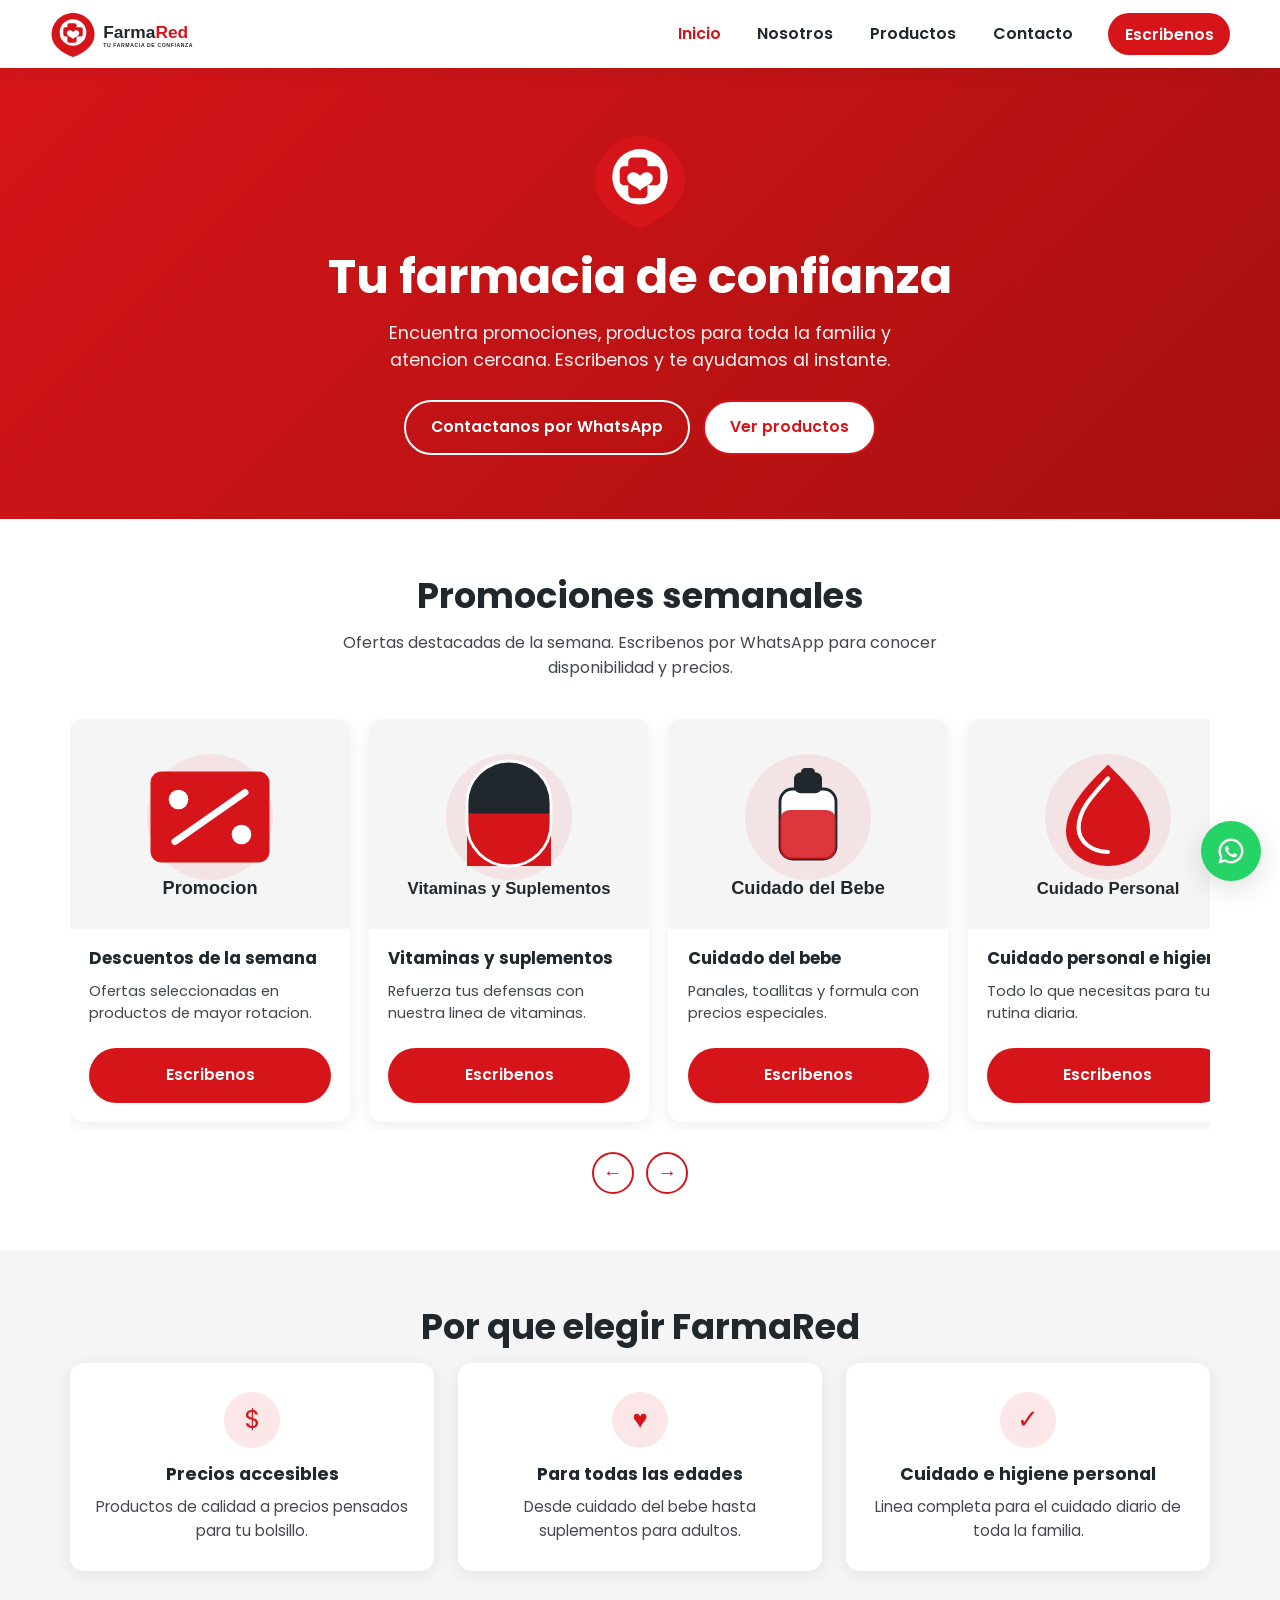
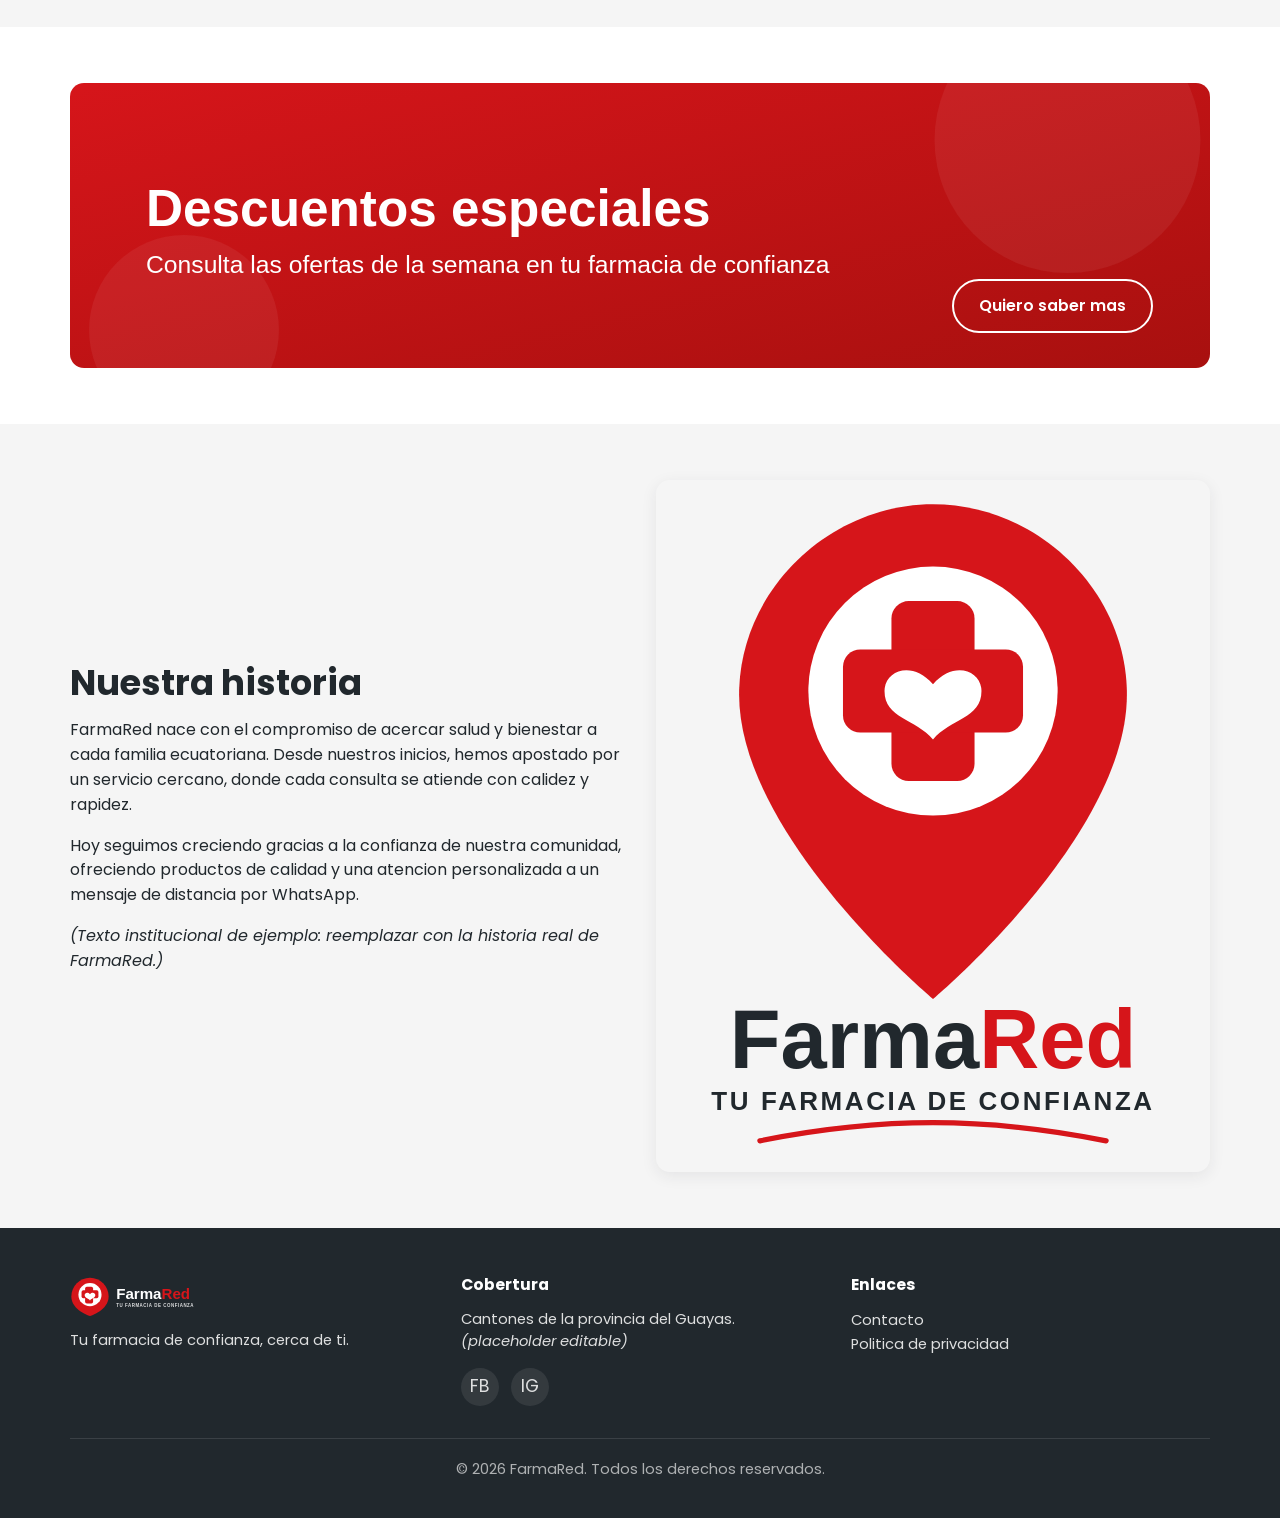
<file: index.html>
<!DOCTYPE html>
<html lang="es">
<head>
  <meta charset="UTF-8">
  <meta name="viewport" content="width=device-width, initial-scale=1.0">
  <title>FarmaRed - Tu farmacia de confianza</title>
  <meta name="description" content="FarmaRed, tu farmacia de confianza en Ecuador. Consulta promociones, productos de cuidado del bebe, vitaminas e higiene personal, y escribenos por WhatsApp.">
  <link rel="canonical" href="https://www.farmared.com.ec/index.html">

  <meta property="og:type" content="website">
  <meta property="og:title" content="FarmaRed - Tu farmacia de confianza">
  <meta property="og:description" content="Farmacia ecuatoriana con promociones semanales y vitrina de productos. Solicita informacion directamente por WhatsApp.">
  <meta property="og:image" content="img/banner-descuento.svg">
  <meta property="og:url" content="https://www.farmared.com.ec/index.html">

  <link rel="icon" type="image/svg+xml" href="img/favicon.svg">
  <link rel="preconnect" href="https://fonts.googleapis.com">
  <link rel="preconnect" href="https://fonts.gstatic.com" crossorigin>
  <link href="https://fonts.googleapis.com/css2?family=Poppins:wght@400;500;600;700&display=swap" rel="stylesheet">
  <link rel="stylesheet" href="css/styles.css">
</head>
<body>

  <header class="encabezado">
    <div class="contenedor navbar">
      <a href="index.html" class="navbar__logo" aria-label="FarmaRed - Inicio">
        <img src="img/logo-horizontal.svg" alt="FarmaRed - Tu farmacia de confianza">
      </a>
      <button class="navbar__toggle" type="button" aria-expanded="false" aria-controls="menu-principal" aria-label="Abrir menu de navegacion">
        <span></span><span></span><span></span>
      </button>
      <ul class="navbar__menu" id="menu-principal">
        <li><a href="index.html">Inicio</a></li>
        <li><a href="nosotros.html">Nosotros</a></li>
        <li><a href="productos.html">Productos</a></li>
        <li><a href="contacto.html">Contacto</a></li>
        <li><a class="boton boton--primario" data-whatsapp-msg="Hola, me gustaria mas informacion sobre FarmaRed">Escribenos</a></li>
      </ul>
    </div>
  </header>

  <main>
    <!-- Hero -->
    <section class="hero">
      <div class="contenedor">
        <img class="hero__logo" src="img/favicon.svg" alt="" aria-hidden="true">
        <h1>Tu farmacia de confianza</h1>
        <p>Encuentra promociones, productos para toda la familia y atencion cercana. Escribenos y te ayudamos al instante.</p>
        <div class="hero__acciones">
          <a class="boton boton--secundario" data-whatsapp-msg="Hola, me gustaria solicitar informacion sobre la siguiente receta:">Contactanos por WhatsApp</a>
          <a class="boton boton--outline" href="productos.html" style="background-color:#fff;">Ver productos</a>
        </div>
      </div>
    </section>

    <!-- Promociones semanales -->
    <section class="seccion" aria-labelledby="titulo-promos">
      <div class="contenedor">
        <h2 class="titulo-seccion" id="titulo-promos">Promociones semanales</h2>
        <p class="subtitulo-seccion">Ofertas destacadas de la semana. Escribenos por WhatsApp para conocer disponibilidad y precios.</p>

        <div class="carrusel">
          <div class="carrusel__pista" role="list">
            <article class="tarjeta-promo" role="listitem">
              <img class="tarjeta-promo__img" src="img/promos/promo-descuento.svg" alt="Descuentos de la semana" loading="lazy">
              <div class="tarjeta-promo__cuerpo">
                <h3>Descuentos de la semana</h3>
                <p>Ofertas seleccionadas en productos de mayor rotacion.</p>
                <a class="boton boton--primario boton--bloque" data-whatsapp-msg="Hola, quisiera conocer mas sobre los descuentos de la semana.">Escribenos</a>
              </div>
            </article>
            <article class="tarjeta-promo" role="listitem">
              <img class="tarjeta-promo__img" src="img/promos/promo-vitaminas.svg" alt="Promocion vitaminas y suplementos" loading="lazy">
              <div class="tarjeta-promo__cuerpo">
                <h3>Vitaminas y suplementos</h3>
                <p>Refuerza tus defensas con nuestra linea de vitaminas.</p>
                <a class="boton boton--primario boton--bloque" data-whatsapp-msg="Hola, quisiera consultar la promocion de vitaminas y suplementos.">Escribenos</a>
              </div>
            </article>
            <article class="tarjeta-promo" role="listitem">
              <img class="tarjeta-promo__img" src="img/promos/promo-bebe.svg" alt="Promocion cuidado del bebe" loading="lazy">
              <div class="tarjeta-promo__cuerpo">
                <h3>Cuidado del bebe</h3>
                <p>Panales, toallitas y formula con precios especiales.</p>
                <a class="boton boton--primario boton--bloque" data-whatsapp-msg="Hola, quisiera consultar la promocion de cuidado del bebe.">Escribenos</a>
              </div>
            </article>
            <article class="tarjeta-promo" role="listitem">
              <img class="tarjeta-promo__img" src="img/promos/promo-higiene.svg" alt="Promocion cuidado personal e higiene" loading="lazy">
              <div class="tarjeta-promo__cuerpo">
                <h3>Cuidado personal e higiene</h3>
                <p>Todo lo que necesitas para tu rutina diaria.</p>
                <a class="boton boton--primario boton--bloque" data-whatsapp-msg="Hola, quisiera consultar la promocion de cuidado personal e higiene.">Escribenos</a>
              </div>
            </article>
          </div>
          <div class="carrusel__controles">
            <button class="carrusel__flecha" type="button" data-carrusel-anterior aria-label="Promocion anterior">&#8592;</button>
            <button class="carrusel__flecha" type="button" data-carrusel-siguiente aria-label="Siguiente promocion">&#8594;</button>
          </div>
        </div>
      </div>
    </section>

    <!-- Por que elegir FarmaRed -->
    <section class="seccion seccion--gris" aria-labelledby="titulo-beneficios">
      <div class="contenedor">
        <h2 class="titulo-seccion" id="titulo-beneficios">Por que elegir FarmaRed</h2>
        <div class="beneficios">
          <div class="tarjeta-beneficio">
            <div class="tarjeta-beneficio__icono" aria-hidden="true">$</div>
            <h3>Precios accesibles</h3>
            <p>Productos de calidad a precios pensados para tu bolsillo.</p>
          </div>
          <div class="tarjeta-beneficio">
            <div class="tarjeta-beneficio__icono" aria-hidden="true">&#9829;</div>
            <h3>Para todas las edades</h3>
            <p>Desde cuidado del bebe hasta suplementos para adultos.</p>
          </div>
          <div class="tarjeta-beneficio">
            <div class="tarjeta-beneficio__icono" aria-hidden="true">&#10003;</div>
            <h3>Cuidado e higiene personal</h3>
            <p>Linea completa para el cuidado diario de toda la familia.</p>
          </div>
        </div>
      </div>
    </section>

    <!-- Banner de descuento -->
    <section class="seccion">
      <div class="contenedor">
        <div class="banner-descuento">
          <img src="img/banner-descuento.svg" alt="Descuentos especiales de la semana" loading="lazy">
          <div class="banner-descuento__accion">
            <a class="boton boton--secundario" data-whatsapp-msg="Hola, quisiera conocer los descuentos especiales vigentes.">Quiero saber mas</a>
          </div>
        </div>
      </div>
    </section>

    <!-- Nuestra historia -->
    <section class="seccion seccion--gris" aria-labelledby="titulo-historia">
      <div class="contenedor historia">
        <div>
          <h2 class="titulo-seccion" style="text-align:left;" id="titulo-historia">Nuestra historia</h2>
          <p>FarmaRed nace con el compromiso de acercar salud y bienestar a cada familia ecuatoriana. Desde nuestros inicios, hemos apostado por un servicio cercano, donde cada consulta se atiende con calidez y rapidez.</p>
          <p>Hoy seguimos creciendo gracias a la confianza de nuestra comunidad, ofreciendo productos de calidad y una atencion personalizada a un mensaje de distancia por WhatsApp.</p>
          <p><em>(Texto institucional de ejemplo: reemplazar con la historia real de FarmaRed.)</em></p>
        </div>
        <div class="historia__imagen">
          <img src="img/logo.svg" alt="Logotipo de FarmaRed" loading="lazy">
        </div>
      </div>
    </section>
  </main>

  <footer class="pie-pagina">
    <div class="contenedor">
      <div class="pie-pagina__grid">
        <div>
          <img class="pie-pagina__logo" src="img/logo-horizontal-claro.svg" alt="FarmaRed">
          <p>Tu farmacia de confianza, cerca de ti.</p>
        </div>
        <div>
          <h4>Cobertura</h4>
          <p>Cantones de la provincia del Guayas. <em>(placeholder editable)</em></p>
          <div class="pie-pagina__redes">
            <a href="https://facebook.com/" aria-label="Facebook de FarmaRed" target="_blank" rel="noopener noreferrer">FB</a>
            <a href="https://instagram.com/" aria-label="Instagram de FarmaRed" target="_blank" rel="noopener noreferrer">IG</a>
          </div>
        </div>
        <div>
          <h4>Enlaces</h4>
          <ul>
            <li><a href="contacto.html">Contacto</a></li>
            <li><a href="politica-privacidad.html">Politica de privacidad</a></li>
          </ul>
        </div>
      </div>
      <div class="pie-pagina__legales">
        <p>&copy; <span data-anio-actual>2026</span> FarmaRed. Todos los derechos reservados.</p>
      </div>
    </div>
  </footer>

  <a class="whatsapp-flotante" data-whatsapp-flotante aria-label="Escribenos por WhatsApp" target="_blank" rel="noopener noreferrer">
    <svg width="30" height="30" viewBox="0 0 24 24" fill="currentColor" aria-hidden="true"><path d="M12 2C6.48 2 2 6.48 2 12c0 1.85.5 3.58 1.37 5.07L2 22l5.06-1.33A9.94 9.94 0 0012 22c5.52 0 10-4.48 10-10S17.52 2 12 2zm0 18c-1.6 0-3.1-.44-4.38-1.2l-.31-.18-3 .79.8-2.92-.2-.3A7.94 7.94 0 014 12c0-4.41 3.59-8 8-8s8 3.59 8 8-3.59 8-8 8zm4.4-5.6c-.24-.12-1.43-.7-1.65-.78-.22-.08-.38-.12-.54.12-.16.24-.62.78-.76.94-.14.16-.28.18-.52.06-.24-.12-1.01-.37-1.92-1.18-.71-.63-1.19-1.42-1.33-1.66-.14-.24-.01-.37.11-.49.11-.11.24-.28.36-.42.12-.14.16-.24.24-.4.08-.16.04-.3-.02-.42-.06-.12-.54-1.3-.74-1.78-.19-.46-.39-.4-.54-.41h-.46c-.16 0-.42.06-.64.3-.22.24-.84.82-.84 2s.86 2.32.98 2.48c.12.16 1.7 2.6 4.12 3.64.58.25 1.03.4 1.38.51.58.18 1.11.16 1.53.1.47-.07 1.43-.58 1.63-1.14.2-.56.2-1.04.14-1.14-.06-.1-.22-.16-.46-.28z"/></svg>
  </a>

  <script src="js/main.js"></script>
</body>
</html>
</file>
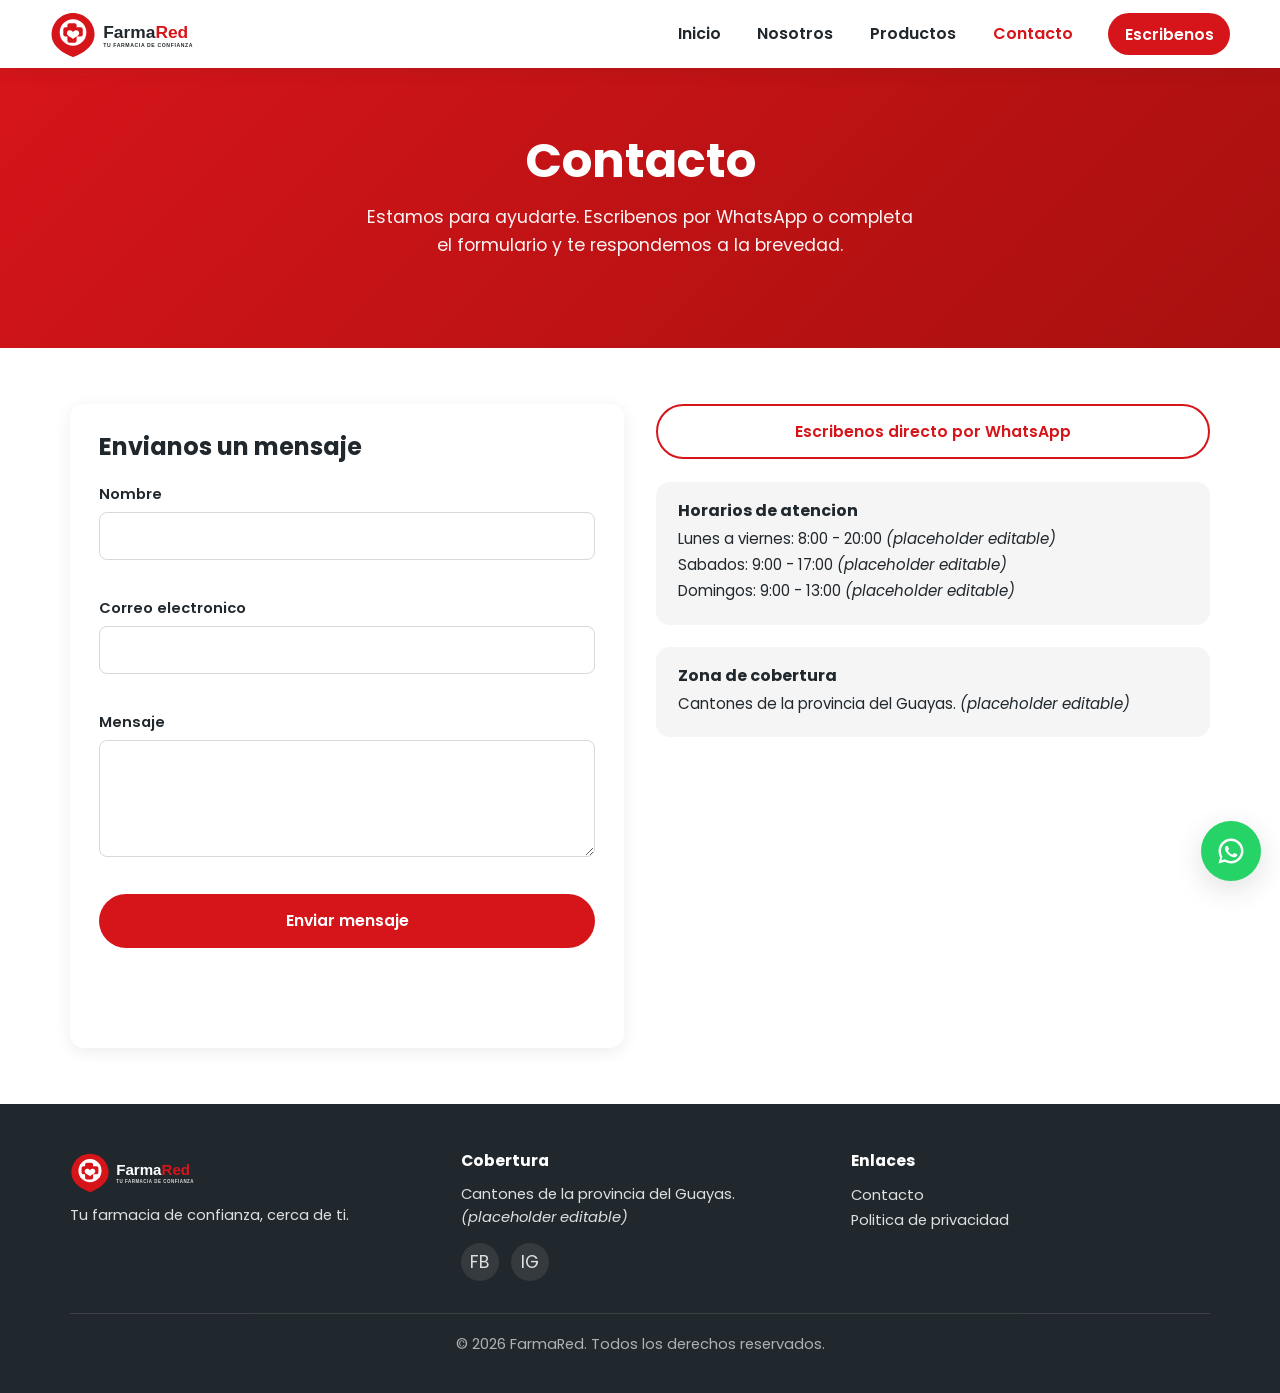
<file: contacto.html>
<!DOCTYPE html>
<html lang="es">
<head>
  <meta charset="UTF-8">
  <meta name="viewport" content="width=device-width, initial-scale=1.0">
  <title>Contacto - FarmaRed</title>
  <meta name="description" content="Escribe a FarmaRed por WhatsApp o correo, conoce nuestros horarios de atencion y zona de cobertura.">
  <link rel="canonical" href="https://www.farmared.com.ec/contacto.html">

  <meta property="og:type" content="website">
  <meta property="og:title" content="Contacto - FarmaRed">
  <meta property="og:description" content="Contacta a FarmaRed por WhatsApp, formulario, mapa y horarios de atencion.">
  <meta property="og:url" content="https://www.farmared.com.ec/contacto.html">

  <link rel="icon" type="image/svg+xml" href="img/favicon.svg">
  <link rel="preconnect" href="https://fonts.googleapis.com">
  <link rel="preconnect" href="https://fonts.gstatic.com" crossorigin>
  <link href="https://fonts.googleapis.com/css2?family=Poppins:wght@400;500;600;700&display=swap" rel="stylesheet">
  <link rel="stylesheet" href="css/styles.css">
</head>
<body>

  <header class="encabezado">
    <div class="contenedor navbar">
      <a href="index.html" class="navbar__logo" aria-label="FarmaRed - Inicio">
        <img src="img/logo-horizontal.svg" alt="FarmaRed - Tu farmacia de confianza">
      </a>
      <button class="navbar__toggle" type="button" aria-expanded="false" aria-controls="menu-principal" aria-label="Abrir menu de navegacion">
        <span></span><span></span><span></span>
      </button>
      <ul class="navbar__menu" id="menu-principal">
        <li><a href="index.html">Inicio</a></li>
        <li><a href="nosotros.html">Nosotros</a></li>
        <li><a href="productos.html">Productos</a></li>
        <li><a href="contacto.html">Contacto</a></li>
        <li><a class="boton boton--primario" data-whatsapp-msg="Hola, me gustaria mas informacion sobre FarmaRed">Escribenos</a></li>
      </ul>
    </div>
  </header>

  <main>
    <section class="hero">
      <div class="contenedor">
        <h1>Contacto</h1>
        <p>Estamos para ayudarte. Escribenos por WhatsApp o completa el formulario y te respondemos a la brevedad.</p>
      </div>
    </section>

    <section class="seccion">
      <div class="contenedor contacto-grid">
        <form class="formulario" data-formulario-contacto novalidate>
          <h2 style="margin-bottom:0.2em;">Envianos un mensaje</h2>

          <!--
            Formulario sin backend propio (sitio estatico). Para activar el envio real,
            conectar un servicio como Formspree (https://formspree.io/) o Web3Forms
            (https://web3forms.com/): normalmente basta con cambiar este atributo
            "action" (y el "method") a la URL que entrega el servicio elegido, y
            ajustar/quitar la logica de preventDefault en js/main.js.
          -->
          <div class="campo">
            <label for="campo-nombre">Nombre</label>
            <input type="text" id="campo-nombre" name="nombre" required autocomplete="name">
            <span class="campo__error" data-error-para="nombre"></span>
          </div>

          <div class="campo">
            <label for="campo-correo">Correo electronico</label>
            <input type="email" id="campo-correo" name="correo" required autocomplete="email">
            <span class="campo__error" data-error-para="correo"></span>
          </div>

          <div class="campo">
            <label for="campo-mensaje">Mensaje</label>
            <textarea id="campo-mensaje" name="mensaje" rows="4" required></textarea>
            <span class="campo__error" data-error-para="mensaje"></span>
          </div>

          <button type="submit" class="boton boton--primario boton--bloque">Enviar mensaje</button>

          <p class="mensaje-formulario mensaje-formulario--exito" role="status">
            Gracias por escribirnos. Te contactaremos a la brevedad. Para atencion inmediata,
            escribenos directamente por WhatsApp.
          </p>
        </form>

        <div class="info-contacto">
          <a class="boton boton--outline boton--bloque" data-whatsapp-msg="Hola, me gustaria mas informacion sobre FarmaRed">Escribenos directo por WhatsApp</a>

          <div class="info-contacto__bloque">
            <h3>Horarios de atencion</h3>
            <p>Lunes a viernes: 8:00 - 20:00 <em>(placeholder editable)</em></p>
            <p>Sabados: 9:00 - 17:00 <em>(placeholder editable)</em></p>
            <p>Domingos: 9:00 - 13:00 <em>(placeholder editable)</em></p>
          </div>

          <div class="info-contacto__bloque">
            <h3>Zona de cobertura</h3>
            <p>Cantones de la provincia del Guayas. <em>(placeholder editable)</em></p>
          </div>

          <div class="info-contacto__mapa">
            <!-- Reemplazar el src del iframe por la ubicacion real de la farmacia -->
            <iframe
              src="https://www.google.com/maps?q=Guayaquil,Ecuador&output=embed"
              title="Ubicacion de FarmaRed en el mapa"
              loading="lazy"
              referrerpolicy="no-referrer-when-downgrade">
            </iframe>
          </div>
        </div>
      </div>
    </section>
  </main>

  <footer class="pie-pagina">
    <div class="contenedor">
      <div class="pie-pagina__grid">
        <div>
          <img class="pie-pagina__logo" src="img/logo-horizontal-claro.svg" alt="FarmaRed">
          <p>Tu farmacia de confianza, cerca de ti.</p>
        </div>
        <div>
          <h4>Cobertura</h4>
          <p>Cantones de la provincia del Guayas. <em>(placeholder editable)</em></p>
          <div class="pie-pagina__redes">
            <a href="https://facebook.com/" aria-label="Facebook de FarmaRed" target="_blank" rel="noopener noreferrer">FB</a>
            <a href="https://instagram.com/" aria-label="Instagram de FarmaRed" target="_blank" rel="noopener noreferrer">IG</a>
          </div>
        </div>
        <div>
          <h4>Enlaces</h4>
          <ul>
            <li><a href="contacto.html">Contacto</a></li>
            <li><a href="politica-privacidad.html">Politica de privacidad</a></li>
          </ul>
        </div>
      </div>
      <div class="pie-pagina__legales">
        <p>&copy; <span data-anio-actual>2026</span> FarmaRed. Todos los derechos reservados.</p>
      </div>
    </div>
  </footer>

  <a class="whatsapp-flotante" data-whatsapp-flotante aria-label="Escribenos por WhatsApp" target="_blank" rel="noopener noreferrer">
    <svg width="30" height="30" viewBox="0 0 24 24" fill="currentColor" aria-hidden="true"><path d="M12 2C6.48 2 2 6.48 2 12c0 1.85.5 3.58 1.37 5.07L2 22l5.06-1.33A9.94 9.94 0 0012 22c5.52 0 10-4.48 10-10S17.52 2 12 2zm0 18c-1.6 0-3.1-.44-4.38-1.2l-.31-.18-3 .79.8-2.92-.2-.3A7.94 7.94 0 014 12c0-4.41 3.59-8 8-8s8 3.59 8 8-3.59 8-8 8zm4.4-5.6c-.24-.12-1.43-.7-1.65-.78-.22-.08-.38-.12-.54.12-.16.24-.62.78-.76.94-.14.16-.28.18-.52.06-.24-.12-1.01-.37-1.92-1.18-.71-.63-1.19-1.42-1.33-1.66-.14-.24-.01-.37.11-.49.11-.11.24-.28.36-.42.12-.14.16-.24.24-.4.08-.16.04-.3-.02-.42-.06-.12-.54-1.3-.74-1.78-.19-.46-.39-.4-.54-.41h-.46c-.16 0-.42.06-.64.3-.22.24-.84.82-.84 2s.86 2.32.98 2.48c.12.16 1.7 2.6 4.12 3.64.58.25 1.03.4 1.38.51.58.18 1.11.16 1.53.1.47-.07 1.43-.58 1.63-1.14.2-.56.2-1.04.14-1.14-.06-.1-.22-.16-.46-.28z"/></svg>
  </a>

  <script src="js/main.js"></script>
</body>
</html>
</file>
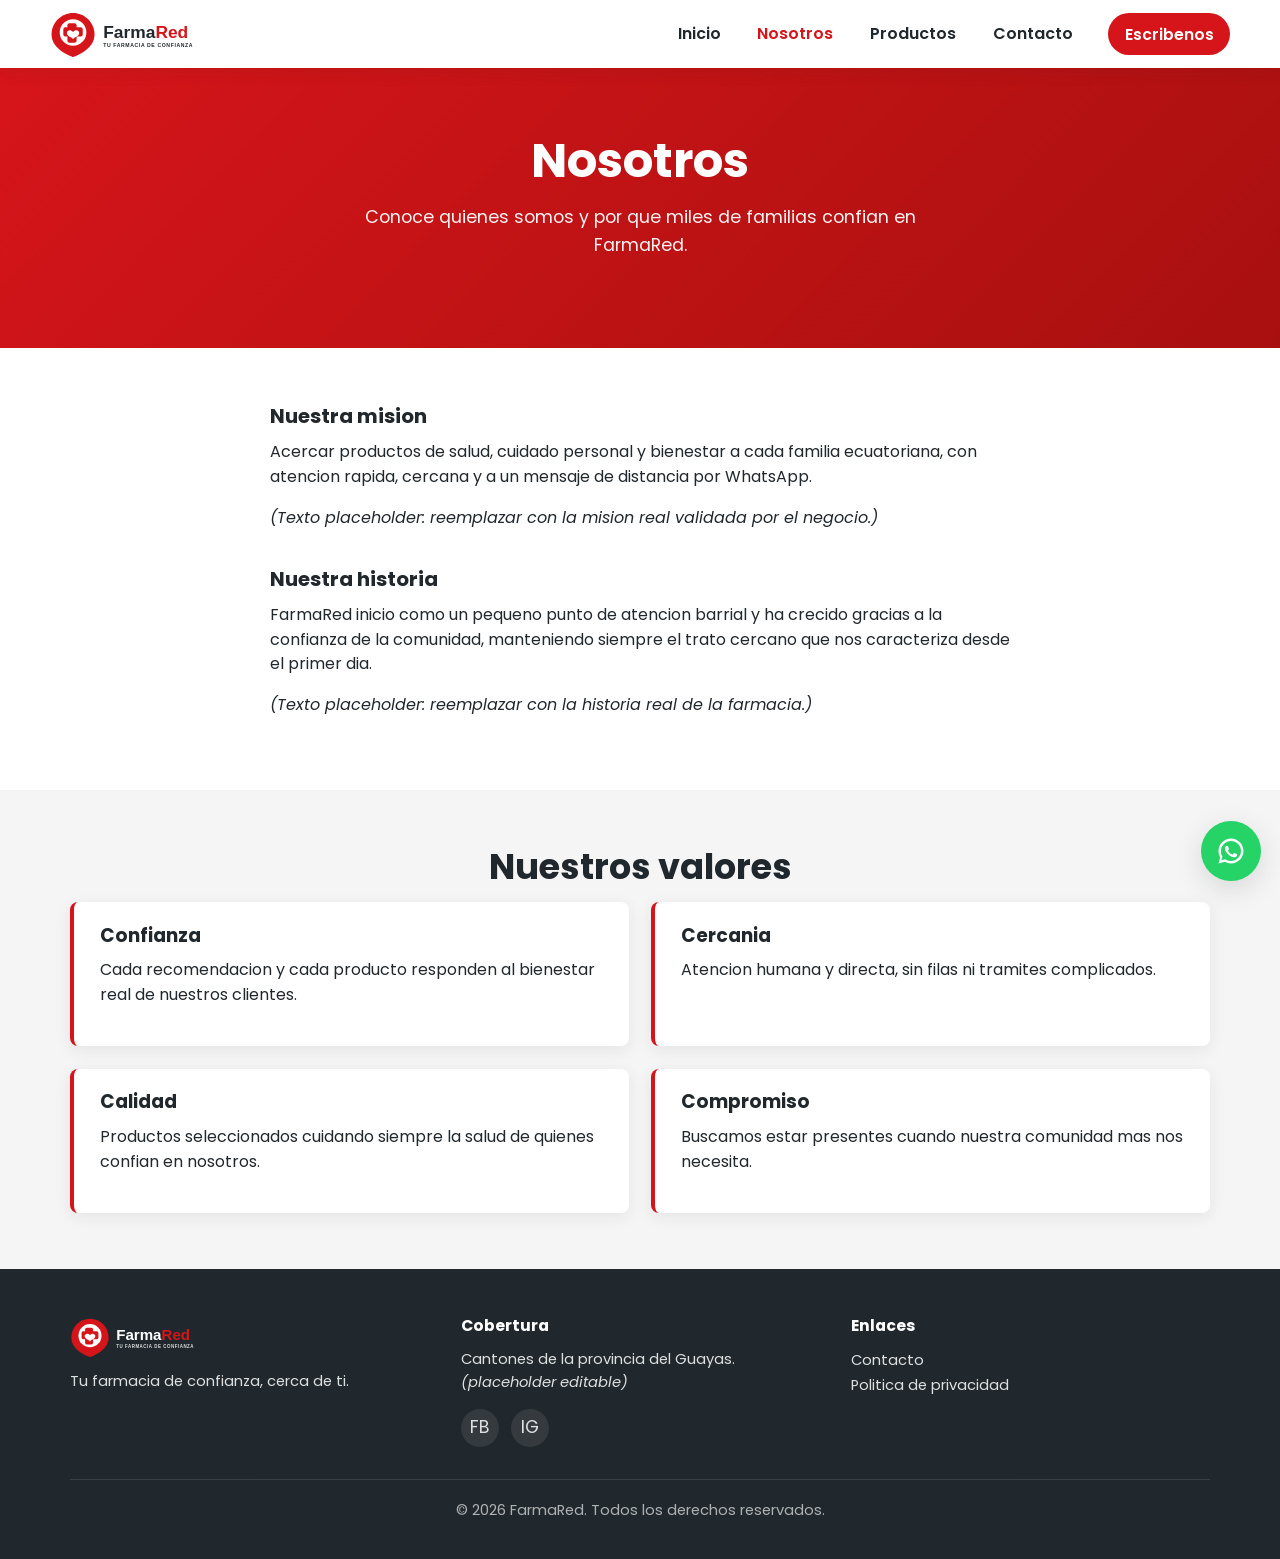
<file: nosotros.html>
<!DOCTYPE html>
<html lang="es">
<head>
  <meta charset="UTF-8">
  <meta name="viewport" content="width=device-width, initial-scale=1.0">
  <title>Nosotros - FarmaRed</title>
  <meta name="description" content="Conoce la mision, historia y valores de FarmaRed, tu farmacia de confianza en Ecuador.">
  <link rel="canonical" href="https://www.farmared.com.ec/nosotros.html">

  <meta property="og:type" content="website">
  <meta property="og:title" content="Nosotros - FarmaRed">
  <meta property="og:description" content="Mision, historia y valores de FarmaRed.">
  <meta property="og:url" content="https://www.farmared.com.ec/nosotros.html">

  <link rel="icon" type="image/svg+xml" href="img/favicon.svg">
  <link rel="preconnect" href="https://fonts.googleapis.com">
  <link rel="preconnect" href="https://fonts.gstatic.com" crossorigin>
  <link href="https://fonts.googleapis.com/css2?family=Poppins:wght@400;500;600;700&display=swap" rel="stylesheet">
  <link rel="stylesheet" href="css/styles.css">
</head>
<body>

  <header class="encabezado">
    <div class="contenedor navbar">
      <a href="index.html" class="navbar__logo" aria-label="FarmaRed - Inicio">
        <img src="img/logo-horizontal.svg" alt="FarmaRed - Tu farmacia de confianza">
      </a>
      <button class="navbar__toggle" type="button" aria-expanded="false" aria-controls="menu-principal" aria-label="Abrir menu de navegacion">
        <span></span><span></span><span></span>
      </button>
      <ul class="navbar__menu" id="menu-principal">
        <li><a href="index.html">Inicio</a></li>
        <li><a href="nosotros.html">Nosotros</a></li>
        <li><a href="productos.html">Productos</a></li>
        <li><a href="contacto.html">Contacto</a></li>
        <li><a class="boton boton--primario" data-whatsapp-msg="Hola, me gustaria mas informacion sobre FarmaRed">Escribenos</a></li>
      </ul>
    </div>
  </header>

  <main>
    <section class="hero">
      <div class="contenedor">
        <h1>Nosotros</h1>
        <p>Conoce quienes somos y por que miles de familias confian en FarmaRed.</p>
      </div>
    </section>

    <section class="seccion">
      <div class="contenedor politica-contenido">
        <h2>Nuestra mision</h2>
        <p>Acercar productos de salud, cuidado personal y bienestar a cada familia ecuatoriana, con atencion rapida, cercana y a un mensaje de distancia por WhatsApp.</p>
        <p><em>(Texto placeholder: reemplazar con la mision real validada por el negocio.)</em></p>

        <h2>Nuestra historia</h2>
        <p>FarmaRed inicio como un pequeno punto de atencion barrial y ha crecido gracias a la confianza de la comunidad, manteniendo siempre el trato cercano que nos caracteriza desde el primer dia.</p>
        <p><em>(Texto placeholder: reemplazar con la historia real de la farmacia.)</em></p>
      </div>
    </section>

    <section class="seccion seccion--gris" aria-labelledby="titulo-valores">
      <div class="contenedor">
        <h2 class="titulo-seccion" id="titulo-valores">Nuestros valores</h2>
        <div class="valores">
          <div class="tarjeta-valor">
            <h3>Confianza</h3>
            <p>Cada recomendacion y cada producto responden al bienestar real de nuestros clientes.</p>
          </div>
          <div class="tarjeta-valor">
            <h3>Cercania</h3>
            <p>Atencion humana y directa, sin filas ni tramites complicados.</p>
          </div>
          <div class="tarjeta-valor">
            <h3>Calidad</h3>
            <p>Productos seleccionados cuidando siempre la salud de quienes confian en nosotros.</p>
          </div>
          <div class="tarjeta-valor">
            <h3>Compromiso</h3>
            <p>Buscamos estar presentes cuando nuestra comunidad mas nos necesita.</p>
          </div>
        </div>
      </div>
    </section>
  </main>

  <footer class="pie-pagina">
    <div class="contenedor">
      <div class="pie-pagina__grid">
        <div>
          <img class="pie-pagina__logo" src="img/logo-horizontal-claro.svg" alt="FarmaRed">
          <p>Tu farmacia de confianza, cerca de ti.</p>
        </div>
        <div>
          <h4>Cobertura</h4>
          <p>Cantones de la provincia del Guayas. <em>(placeholder editable)</em></p>
          <div class="pie-pagina__redes">
            <a href="https://facebook.com/" aria-label="Facebook de FarmaRed" target="_blank" rel="noopener noreferrer">FB</a>
            <a href="https://instagram.com/" aria-label="Instagram de FarmaRed" target="_blank" rel="noopener noreferrer">IG</a>
          </div>
        </div>
        <div>
          <h4>Enlaces</h4>
          <ul>
            <li><a href="contacto.html">Contacto</a></li>
            <li><a href="politica-privacidad.html">Politica de privacidad</a></li>
          </ul>
        </div>
      </div>
      <div class="pie-pagina__legales">
        <p>&copy; <span data-anio-actual>2026</span> FarmaRed. Todos los derechos reservados.</p>
      </div>
    </div>
  </footer>

  <a class="whatsapp-flotante" data-whatsapp-flotante aria-label="Escribenos por WhatsApp" target="_blank" rel="noopener noreferrer">
    <svg width="30" height="30" viewBox="0 0 24 24" fill="currentColor" aria-hidden="true"><path d="M12 2C6.48 2 2 6.48 2 12c0 1.85.5 3.58 1.37 5.07L2 22l5.06-1.33A9.94 9.94 0 0012 22c5.52 0 10-4.48 10-10S17.52 2 12 2zm0 18c-1.6 0-3.1-.44-4.38-1.2l-.31-.18-3 .79.8-2.92-.2-.3A7.94 7.94 0 014 12c0-4.41 3.59-8 8-8s8 3.59 8 8-3.59 8-8 8zm4.4-5.6c-.24-.12-1.43-.7-1.65-.78-.22-.08-.38-.12-.54.12-.16.24-.62.78-.76.94-.14.16-.28.18-.52.06-.24-.12-1.01-.37-1.92-1.18-.71-.63-1.19-1.42-1.33-1.66-.14-.24-.01-.37.11-.49.11-.11.24-.28.36-.42.12-.14.16-.24.24-.4.08-.16.04-.3-.02-.42-.06-.12-.54-1.3-.74-1.78-.19-.46-.39-.4-.54-.41h-.46c-.16 0-.42.06-.64.3-.22.24-.84.82-.84 2s.86 2.32.98 2.48c.12.16 1.7 2.6 4.12 3.64.58.25 1.03.4 1.38.51.58.18 1.11.16 1.53.1.47-.07 1.43-.58 1.63-1.14.2-.56.2-1.04.14-1.14-.06-.1-.22-.16-.46-.28z"/></svg>
  </a>

  <script src="js/main.js"></script>
</body>
</html>
</file>
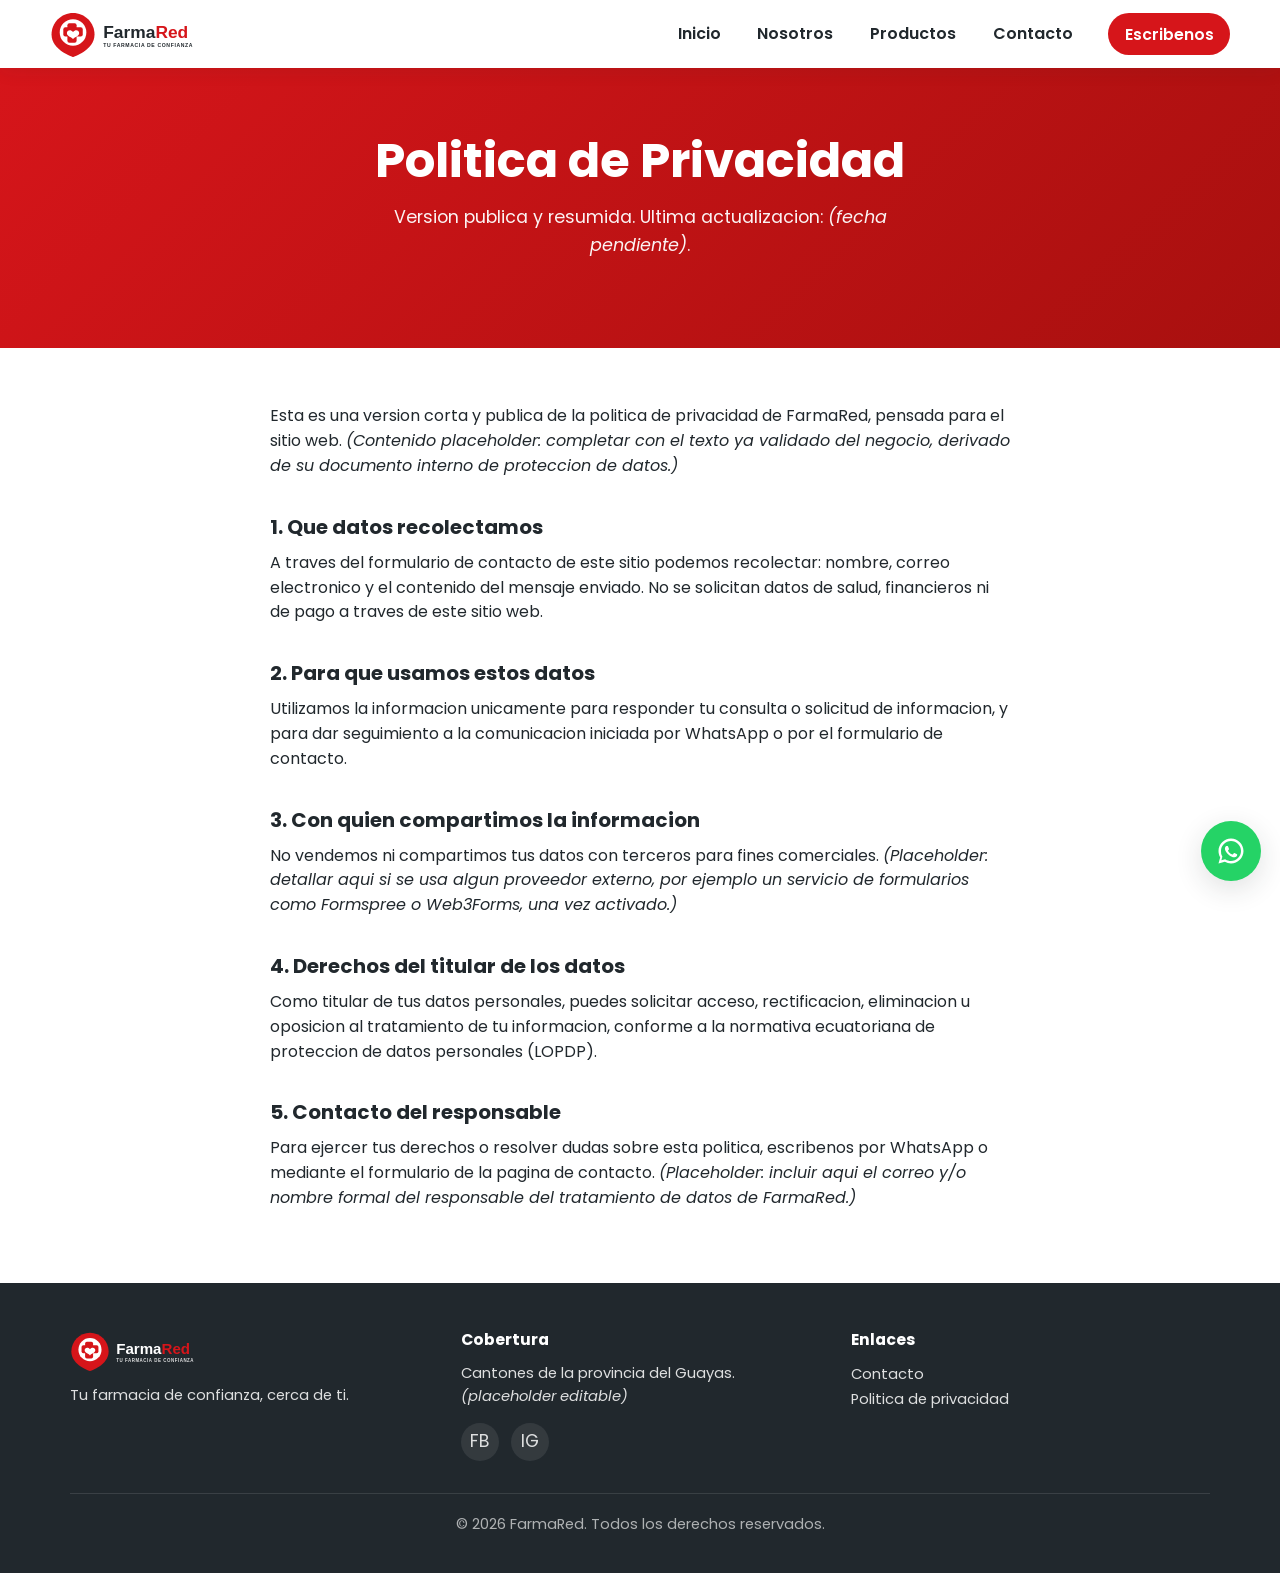
<file: politica-privacidad.html>
<!DOCTYPE html>
<html lang="es">
<head>
  <meta charset="UTF-8">
  <meta name="viewport" content="width=device-width, initial-scale=1.0">
  <title>Politica de Privacidad - FarmaRed</title>
  <meta name="description" content="Politica de privacidad publica de FarmaRed: datos que recolectamos, para que los usamos y derechos del titular.">
  <link rel="canonical" href="https://www.farmared.com.ec/politica-privacidad.html">
  <meta name="robots" content="noindex">

  <meta property="og:type" content="website">
  <meta property="og:title" content="Politica de Privacidad - FarmaRed">
  <meta property="og:url" content="https://www.farmared.com.ec/politica-privacidad.html">

  <link rel="icon" type="image/svg+xml" href="img/favicon.svg">
  <link rel="preconnect" href="https://fonts.googleapis.com">
  <link rel="preconnect" href="https://fonts.gstatic.com" crossorigin>
  <link href="https://fonts.googleapis.com/css2?family=Poppins:wght@400;500;600;700&display=swap" rel="stylesheet">
  <link rel="stylesheet" href="css/styles.css">
</head>
<body>

  <header class="encabezado">
    <div class="contenedor navbar">
      <a href="index.html" class="navbar__logo" aria-label="FarmaRed - Inicio">
        <img src="img/logo-horizontal.svg" alt="FarmaRed - Tu farmacia de confianza">
      </a>
      <button class="navbar__toggle" type="button" aria-expanded="false" aria-controls="menu-principal" aria-label="Abrir menu de navegacion">
        <span></span><span></span><span></span>
      </button>
      <ul class="navbar__menu" id="menu-principal">
        <li><a href="index.html">Inicio</a></li>
        <li><a href="nosotros.html">Nosotros</a></li>
        <li><a href="productos.html">Productos</a></li>
        <li><a href="contacto.html">Contacto</a></li>
        <li><a class="boton boton--primario" data-whatsapp-msg="Hola, me gustaria mas informacion sobre FarmaRed">Escribenos</a></li>
      </ul>
    </div>
  </header>

  <main>
    <section class="hero">
      <div class="contenedor">
        <h1>Politica de Privacidad</h1>
        <p>Version publica y resumida. Ultima actualizacion: <em>(fecha pendiente)</em>.</p>
      </div>
    </section>

    <section class="seccion">
      <div class="contenedor politica-contenido">
        <p>
          Esta es una version corta y publica de la politica de privacidad de FarmaRed,
          pensada para el sitio web. <em>(Contenido placeholder: completar con el texto ya
          validado del negocio, derivado de su documento interno de proteccion de datos.)</em>
        </p>

        <h2>1. Que datos recolectamos</h2>
        <p>
          A traves del formulario de contacto de este sitio podemos recolectar: nombre,
          correo electronico y el contenido del mensaje enviado. No se solicitan datos de
          salud, financieros ni de pago a traves de este sitio web.
        </p>

        <h2>2. Para que usamos estos datos</h2>
        <p>
          Utilizamos la informacion unicamente para responder tu consulta o solicitud de
          informacion, y para dar seguimiento a la comunicacion iniciada por WhatsApp o
          por el formulario de contacto.
        </p>

        <h2>3. Con quien compartimos la informacion</h2>
        <p>
          No vendemos ni compartimos tus datos con terceros para fines comerciales.
          <em>(Placeholder: detallar aqui si se usa algun proveedor externo, por ejemplo un
          servicio de formularios como Formspree o Web3Forms, una vez activado.)</em>
        </p>

        <h2>4. Derechos del titular de los datos</h2>
        <p>
          Como titular de tus datos personales, puedes solicitar acceso, rectificacion,
          eliminacion u oposicion al tratamiento de tu informacion, conforme a la
          normativa ecuatoriana de proteccion de datos personales (LOPDP).
        </p>

        <h2>5. Contacto del responsable</h2>
        <p>
          Para ejercer tus derechos o resolver dudas sobre esta politica, escribenos por
          WhatsApp o mediante el formulario de la
          <a href="contacto.html">pagina de contacto</a>.
          <em>(Placeholder: incluir aqui el correo y/o nombre formal del responsable del
          tratamiento de datos de FarmaRed.)</em>
        </p>
      </div>
    </section>
  </main>

  <footer class="pie-pagina">
    <div class="contenedor">
      <div class="pie-pagina__grid">
        <div>
          <img class="pie-pagina__logo" src="img/logo-horizontal-claro.svg" alt="FarmaRed">
          <p>Tu farmacia de confianza, cerca de ti.</p>
        </div>
        <div>
          <h4>Cobertura</h4>
          <p>Cantones de la provincia del Guayas. <em>(placeholder editable)</em></p>
          <div class="pie-pagina__redes">
            <a href="https://facebook.com/" aria-label="Facebook de FarmaRed" target="_blank" rel="noopener noreferrer">FB</a>
            <a href="https://instagram.com/" aria-label="Instagram de FarmaRed" target="_blank" rel="noopener noreferrer">IG</a>
          </div>
        </div>
        <div>
          <h4>Enlaces</h4>
          <ul>
            <li><a href="contacto.html">Contacto</a></li>
            <li><a href="politica-privacidad.html">Politica de privacidad</a></li>
          </ul>
        </div>
      </div>
      <div class="pie-pagina__legales">
        <p>&copy; <span data-anio-actual>2026</span> FarmaRed. Todos los derechos reservados.</p>
      </div>
    </div>
  </footer>

  <a class="whatsapp-flotante" data-whatsapp-flotante aria-label="Escribenos por WhatsApp" target="_blank" rel="noopener noreferrer">
    <svg width="30" height="30" viewBox="0 0 24 24" fill="currentColor" aria-hidden="true"><path d="M12 2C6.48 2 2 6.48 2 12c0 1.85.5 3.58 1.37 5.07L2 22l5.06-1.33A9.94 9.94 0 0012 22c5.52 0 10-4.48 10-10S17.52 2 12 2zm0 18c-1.6 0-3.1-.44-4.38-1.2l-.31-.18-3 .79.8-2.92-.2-.3A7.94 7.94 0 014 12c0-4.41 3.59-8 8-8s8 3.59 8 8-3.59 8-8 8zm4.4-5.6c-.24-.12-1.43-.7-1.65-.78-.22-.08-.38-.12-.54.12-.16.24-.62.78-.76.94-.14.16-.28.18-.52.06-.24-.12-1.01-.37-1.92-1.18-.71-.63-1.19-1.42-1.33-1.66-.14-.24-.01-.37.11-.49.11-.11.24-.28.36-.42.12-.14.16-.24.24-.4.08-.16.04-.3-.02-.42-.06-.12-.54-1.3-.74-1.78-.19-.46-.39-.4-.54-.41h-.46c-.16 0-.42.06-.64.3-.22.24-.84.82-.84 2s.86 2.32.98 2.48c.12.16 1.7 2.6 4.12 3.64.58.25 1.03.4 1.38.51.58.18 1.11.16 1.53.1.47-.07 1.43-.58 1.63-1.14.2-.56.2-1.04.14-1.14-.06-.1-.22-.16-.46-.28z"/></svg>
  </a>

  <script src="js/main.js"></script>
</body>
</html>
</file>
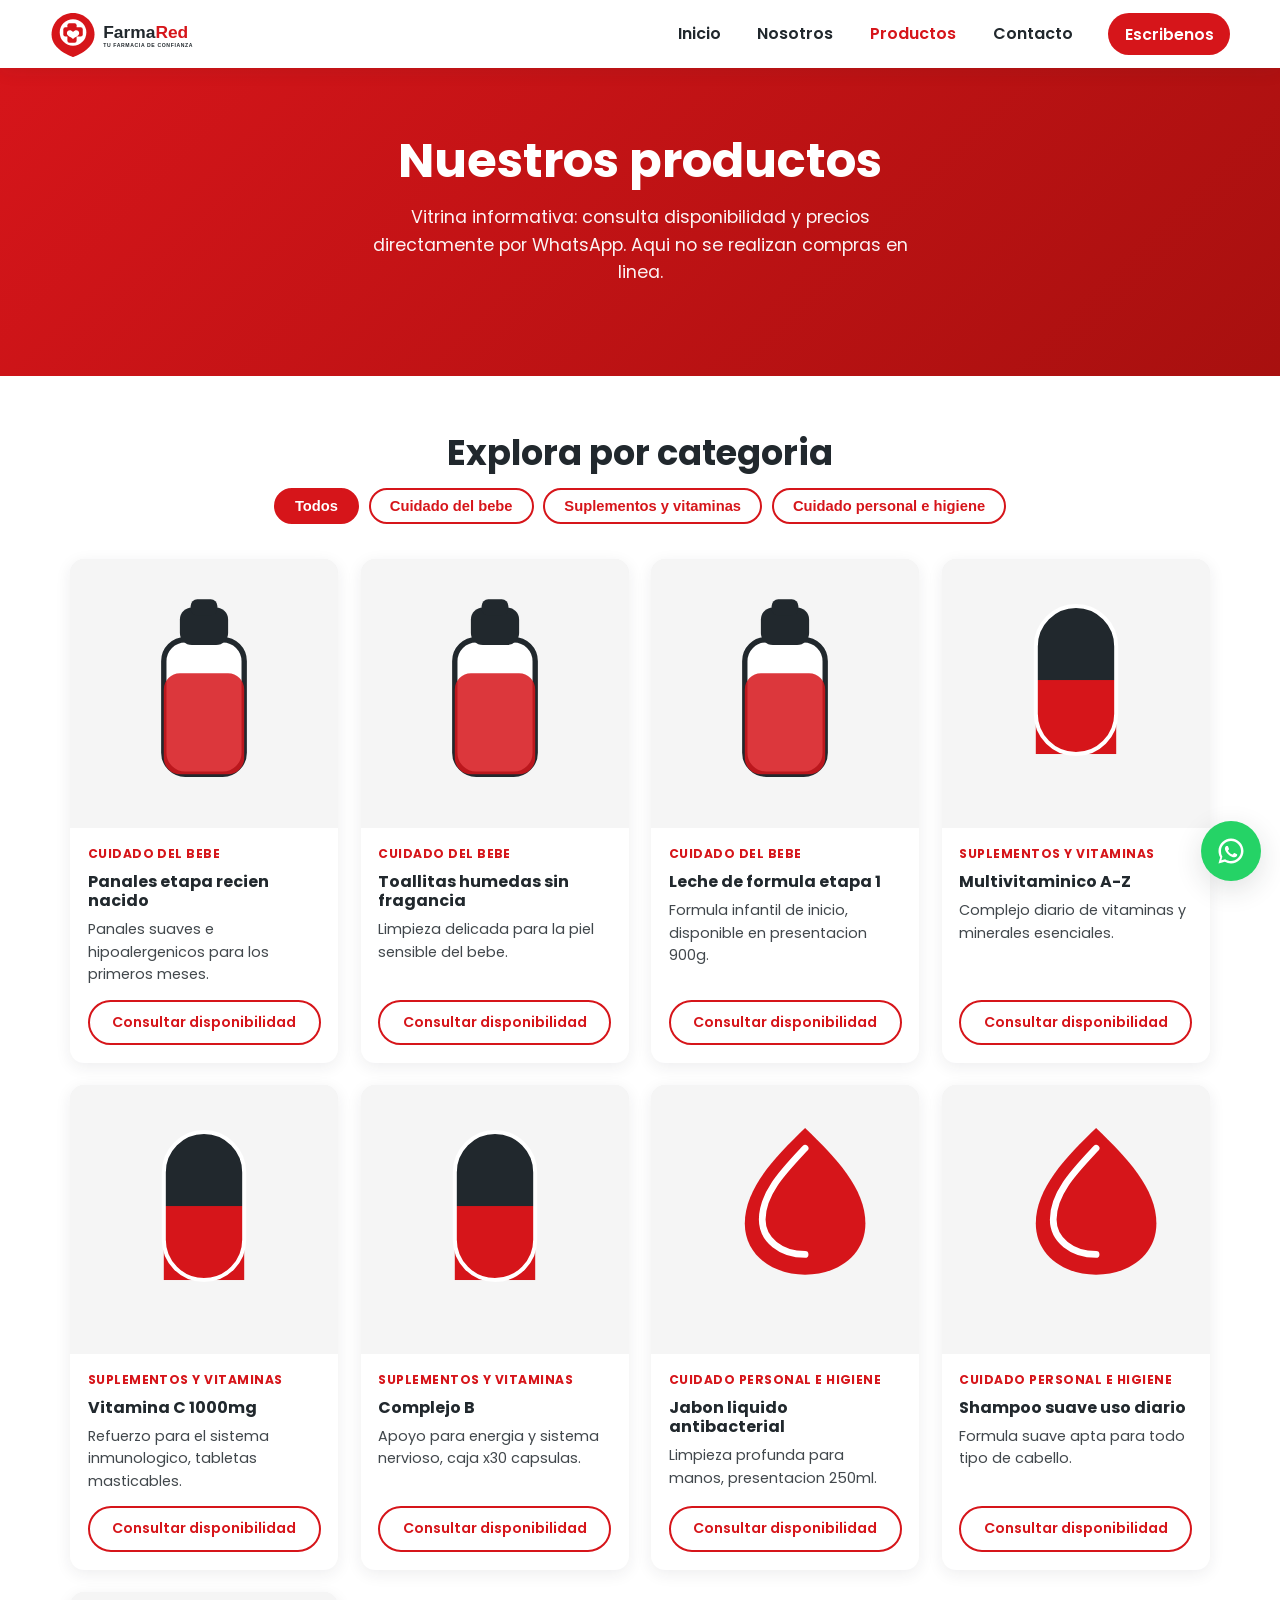
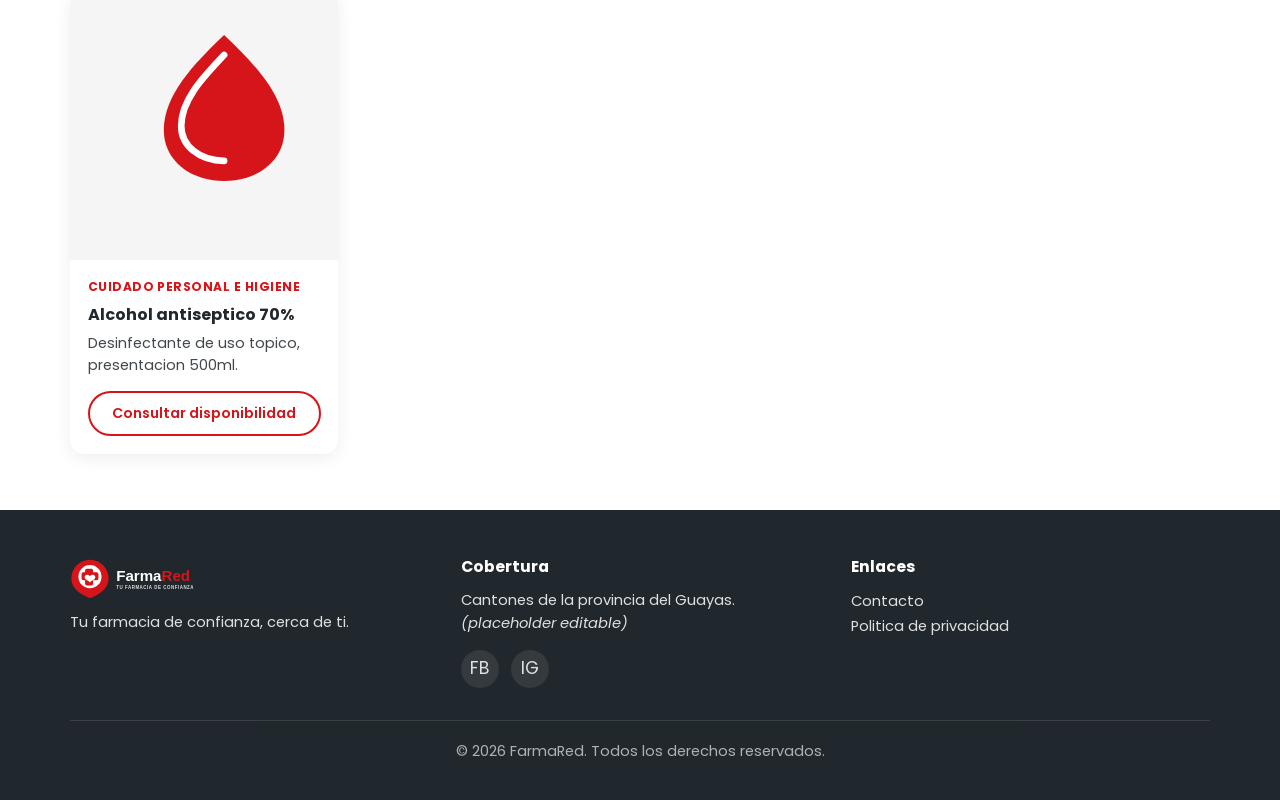
<file: productos.html>
<!DOCTYPE html>
<html lang="es">
<head>
  <meta charset="UTF-8">
  <meta name="viewport" content="width=device-width, initial-scale=1.0">
  <title>Productos - FarmaRed</title>
  <meta name="description" content="Vitrina de productos FarmaRed: cuidado del bebe, suplementos y vitaminas, cuidado personal e higiene. Consulta disponibilidad por WhatsApp.">
  <link rel="canonical" href="https://www.farmared.com.ec/productos.html">

  <meta property="og:type" content="website">
  <meta property="og:title" content="Productos - FarmaRed">
  <meta property="og:description" content="Vitrina de productos FarmaRed por categoria, sin carrito ni pagos en linea.">
  <meta property="og:url" content="https://www.farmared.com.ec/productos.html">

  <link rel="icon" type="image/svg+xml" href="img/favicon.svg">
  <link rel="preconnect" href="https://fonts.googleapis.com">
  <link rel="preconnect" href="https://fonts.gstatic.com" crossorigin>
  <link href="https://fonts.googleapis.com/css2?family=Poppins:wght@400;500;600;700&display=swap" rel="stylesheet">
  <link rel="stylesheet" href="css/styles.css">
</head>
<body>

  <header class="encabezado">
    <div class="contenedor navbar">
      <a href="index.html" class="navbar__logo" aria-label="FarmaRed - Inicio">
        <img src="img/logo-horizontal.svg" alt="FarmaRed - Tu farmacia de confianza">
      </a>
      <button class="navbar__toggle" type="button" aria-expanded="false" aria-controls="menu-principal" aria-label="Abrir menu de navegacion">
        <span></span><span></span><span></span>
      </button>
      <ul class="navbar__menu" id="menu-principal">
        <li><a href="index.html">Inicio</a></li>
        <li><a href="nosotros.html">Nosotros</a></li>
        <li><a href="productos.html">Productos</a></li>
        <li><a href="contacto.html">Contacto</a></li>
        <li><a class="boton boton--primario" data-whatsapp-msg="Hola, me gustaria mas informacion sobre FarmaRed">Escribenos</a></li>
      </ul>
    </div>
  </header>

  <main>
    <section class="hero">
      <div class="contenedor">
        <h1>Nuestros productos</h1>
        <p>Vitrina informativa: consulta disponibilidad y precios directamente por WhatsApp. Aqui no se realizan compras en linea.</p>
      </div>
    </section>

    <section class="seccion" aria-labelledby="titulo-productos">
      <div class="contenedor">
        <h2 class="titulo-seccion" id="titulo-productos">Explora por categoria</h2>

        <div class="filtros-categoria" role="group" aria-label="Filtrar productos por categoria">
          <button class="filtro-categoria esta-activo" type="button" data-categoria="todos">Todos</button>
          <button class="filtro-categoria" type="button" data-categoria="bebe">Cuidado del bebe</button>
          <button class="filtro-categoria" type="button" data-categoria="vitaminas">Suplementos y vitaminas</button>
          <button class="filtro-categoria" type="button" data-categoria="higiene">Cuidado personal e higiene</button>
        </div>

        <div class="grid-productos" data-grid-productos aria-live="polite"></div>
        <p class="aviso-sin-resultados" data-aviso-sin-resultados>No hay productos en esta categoria por el momento.</p>
      </div>
    </section>
  </main>

  <footer class="pie-pagina">
    <div class="contenedor">
      <div class="pie-pagina__grid">
        <div>
          <img class="pie-pagina__logo" src="img/logo-horizontal-claro.svg" alt="FarmaRed">
          <p>Tu farmacia de confianza, cerca de ti.</p>
        </div>
        <div>
          <h4>Cobertura</h4>
          <p>Cantones de la provincia del Guayas. <em>(placeholder editable)</em></p>
          <div class="pie-pagina__redes">
            <a href="https://facebook.com/" aria-label="Facebook de FarmaRed" target="_blank" rel="noopener noreferrer">FB</a>
            <a href="https://instagram.com/" aria-label="Instagram de FarmaRed" target="_blank" rel="noopener noreferrer">IG</a>
          </div>
        </div>
        <div>
          <h4>Enlaces</h4>
          <ul>
            <li><a href="contacto.html">Contacto</a></li>
            <li><a href="politica-privacidad.html">Politica de privacidad</a></li>
          </ul>
        </div>
      </div>
      <div class="pie-pagina__legales">
        <p>&copy; <span data-anio-actual>2026</span> FarmaRed. Todos los derechos reservados.</p>
      </div>
    </div>
  </footer>

  <a class="whatsapp-flotante" data-whatsapp-flotante aria-label="Escribenos por WhatsApp" target="_blank" rel="noopener noreferrer">
    <svg width="30" height="30" viewBox="0 0 24 24" fill="currentColor" aria-hidden="true"><path d="M12 2C6.48 2 2 6.48 2 12c0 1.85.5 3.58 1.37 5.07L2 22l5.06-1.33A9.94 9.94 0 0012 22c5.52 0 10-4.48 10-10S17.52 2 12 2zm0 18c-1.6 0-3.1-.44-4.38-1.2l-.31-.18-3 .79.8-2.92-.2-.3A7.94 7.94 0 014 12c0-4.41 3.59-8 8-8s8 3.59 8 8-3.59 8-8 8zm4.4-5.6c-.24-.12-1.43-.7-1.65-.78-.22-.08-.38-.12-.54.12-.16.24-.62.78-.76.94-.14.16-.28.18-.52.06-.24-.12-1.01-.37-1.92-1.18-.71-.63-1.19-1.42-1.33-1.66-.14-.24-.01-.37.11-.49.11-.11.24-.28.36-.42.12-.14.16-.24.24-.4.08-.16.04-.3-.02-.42-.06-.12-.54-1.3-.74-1.78-.19-.46-.39-.4-.54-.41h-.46c-.16 0-.42.06-.64.3-.22.24-.84.82-.84 2s.86 2.32.98 2.48c.12.16 1.7 2.6 4.12 3.64.58.25 1.03.4 1.38.51.58.18 1.11.16 1.53.1.47-.07 1.43-.58 1.63-1.14.2-.56.2-1.04.14-1.14-.06-.1-.22-.16-.46-.28z"/></svg>
  </a>

  <script src="js/main.js"></script>
</body>
</html>
</file>
<file: css/styles.css>
/* =========================================================
   FarmaRed - Hoja de estilos principal
   Mobile-first, CSS Grid/Flexbox, variables de marca.
   ========================================================= */

:root {
  --color-rojo: #D6151A;
  --color-rojo-oscuro: #A8100F;
  --color-carbon: #21282D;
  --color-blanco: #FFFFFF;
  --color-gris-claro: #F5F5F5;

  --fuente-principal: 'Poppins', 'Montserrat', 'Nunito', sans-serif;

  --radio-borde: 14px;
  --sombra-suave: 0 4px 16px rgba(33, 40, 45, 0.08);
  --sombra-media: 0 8px 28px rgba(33, 40, 45, 0.14);

  --ancho-maximo: 1180px;
}

/* ---------- Reset básico ---------- */
*, *::before, *::after {
  box-sizing: border-box;
}

html {
  scroll-behavior: smooth;
}

body {
  margin: 0;
  font-family: var(--fuente-principal);
  color: var(--color-carbon);
  background-color: var(--color-blanco);
  line-height: 1.55;
}

img {
  max-width: 100%;
  display: block;
}

a {
  color: inherit;
  text-decoration: none;
}

ul {
  list-style: none;
  margin: 0;
  padding: 0;
}

h1, h2, h3, h4 {
  font-family: var(--fuente-principal);
  font-weight: 700;
  line-height: 1.2;
  margin: 0 0 0.6em;
}

p {
  margin: 0 0 1em;
}

.contenedor {
  width: 100%;
  max-width: var(--ancho-maximo);
  margin: 0 auto;
  padding: 0 1.25rem;
}

.seccion {
  padding: 3.5rem 0;
}

.seccion--gris {
  background-color: var(--color-gris-claro);
}

.titulo-seccion {
  text-align: center;
  font-size: clamp(1.6rem, 4vw, 2.2rem);
  margin-bottom: 0.4em;
}

.subtitulo-seccion {
  text-align: center;
  color: var(--color-carbon);
  max-width: 640px;
  margin: 0 auto 2.4rem;
  opacity: 0.85;
}

/* Utilidad para accesibilidad: oculta visualmente pero deja disponible a lectores de pantalla */
.sr-only {
  position: absolute;
  width: 1px;
  height: 1px;
  padding: 0;
  margin: -1px;
  overflow: hidden;
  clip: rect(0, 0, 0, 0);
  white-space: nowrap;
  border: 0;
}

/* Foco visible para navegación por teclado */
a:focus-visible,
button:focus-visible,
input:focus-visible,
textarea:focus-visible {
  outline: 3px solid var(--color-rojo);
  outline-offset: 2px;
}

/* ---------- Botones ---------- */
.boton {
  display: inline-flex;
  align-items: center;
  justify-content: center;
  gap: 0.5em;
  padding: 0.85em 1.6em;
  border-radius: 999px;
  border: 2px solid transparent;
  font-family: var(--fuente-principal);
  font-weight: 600;
  font-size: 0.98rem;
  cursor: pointer;
  transition: background-color 0.2s ease, color 0.2s ease, transform 0.15s ease;
}

.boton--primario {
  background-color: var(--color-rojo);
  color: var(--color-blanco);
}

.boton--primario:hover,
.boton--primario:focus-visible {
  background-color: var(--color-rojo-oscuro);
}

.boton--secundario {
  background-color: transparent;
  border-color: var(--color-blanco);
  color: var(--color-blanco);
}

.boton--secundario:hover,
.boton--secundario:focus-visible {
  background-color: var(--color-blanco);
  color: var(--color-rojo);
}

.boton--outline {
  background-color: transparent;
  border-color: var(--color-rojo);
  color: var(--color-rojo);
}

.boton--outline:hover,
.boton--outline:focus-visible {
  background-color: var(--color-rojo);
  color: var(--color-blanco);
}

.boton:active {
  transform: scale(0.97);
}

.boton--bloque {
  width: 100%;
}

/* ---------- Header / Navbar ---------- */
.encabezado {
  position: sticky;
  top: 0;
  z-index: 100;
  background-color: var(--color-blanco);
  box-shadow: var(--sombra-suave);
}

.navbar {
  display: flex;
  align-items: center;
  justify-content: space-between;
  padding: 0.7rem 0;
}

.navbar__logo {
  display: block;
  height: 46px;
  width: auto;
}

.navbar__logo img {
  height: 100%;
  width: auto;
}

.navbar__toggle {
  display: flex;
  flex-direction: column;
  gap: 5px;
  background: none;
  border: none;
  padding: 0.4rem;
  cursor: pointer;
}

.navbar__toggle span {
  display: block;
  width: 26px;
  height: 3px;
  background-color: var(--color-carbon);
  border-radius: 2px;
  transition: transform 0.25s ease, opacity 0.25s ease;
}

.navbar__toggle[aria-expanded="true"] span:nth-child(1) {
  transform: translateY(8px) rotate(45deg);
}

.navbar__toggle[aria-expanded="true"] span:nth-child(2) {
  opacity: 0;
}

.navbar__toggle[aria-expanded="true"] span:nth-child(3) {
  transform: translateY(-8px) rotate(-45deg);
}

.navbar__menu {
  position: fixed;
  inset: 0 0 0 30%;
  top: 0;
  background-color: var(--color-blanco);
  display: flex;
  flex-direction: column;
  gap: 0.2rem;
  padding: 5.5rem 1.5rem 2rem;
  transform: translateX(100%);
  transition: transform 0.3s ease;
  box-shadow: var(--sombra-media);
}

.navbar__menu.esta-abierto {
  transform: translateX(0);
}

.navbar__menu li a {
  display: block;
  padding: 0.9rem 0.5rem;
  font-weight: 600;
  border-bottom: 1px solid var(--color-gris-claro);
}

.navbar__menu li a[aria-current="page"],
.navbar__menu li a:hover,
.navbar__menu li a:focus-visible {
  color: var(--color-rojo);
}

.navbar__menu .boton {
  margin-top: 1rem;
}

@media (min-width: 860px) {
  .navbar__toggle {
    display: none;
  }

  .navbar__menu {
    position: static;
    inset: auto;
    flex-direction: row;
    align-items: center;
    padding: 0;
    transform: none;
    box-shadow: none;
    gap: 0.5rem;
  }

  .navbar__menu li a {
    border-bottom: none;
    padding: 0.5rem 0.9rem;
  }

  .navbar__menu .boton {
    margin-top: 0;
    margin-left: 0.8rem;
  }
}

/* ---------- Hero ---------- */
.hero {
  background: linear-gradient(135deg, var(--color-rojo) 0%, var(--color-rojo-oscuro) 100%);
  color: var(--color-blanco);
  text-align: center;
  padding: 4rem 0;
}

.hero__logo {
  width: 96px;
  height: auto;
  margin: 0 auto 1.2rem;
}

.hero h1 {
  font-size: clamp(1.8rem, 5vw, 3rem);
  margin-bottom: 0.3em;
}

.hero p {
  font-size: 1.1rem;
  max-width: 560px;
  margin: 0 auto 1.6rem;
  opacity: 0.95;
}

.hero__acciones {
  display: flex;
  flex-wrap: wrap;
  gap: 0.8rem;
  justify-content: center;
}

/* ---------- Carrusel de promociones ---------- */
.carrusel {
  position: relative;
}

.carrusel__pista {
  display: flex;
  gap: 1.2rem;
  overflow-x: auto;
  scroll-snap-type: x mandatory;
  padding-bottom: 0.5rem;
  scrollbar-width: thin;
  scrollbar-color: var(--color-rojo) var(--color-gris-claro);
}

.carrusel__pista::-webkit-scrollbar {
  height: 8px;
}

.carrusel__pista::-webkit-scrollbar-thumb {
  background-color: var(--color-rojo);
  border-radius: 999px;
}

.tarjeta-promo {
  scroll-snap-align: start;
  flex: 0 0 min(280px, 78vw);
  background-color: var(--color-blanco);
  border-radius: var(--radio-borde);
  overflow: hidden;
  box-shadow: var(--sombra-suave);
  display: flex;
  flex-direction: column;
}

.tarjeta-promo__img {
  width: 100%;
  aspect-ratio: 4 / 3;
  object-fit: cover;
}

.tarjeta-promo__cuerpo {
  padding: 1.2rem;
  display: flex;
  flex-direction: column;
  gap: 0.5rem;
  flex: 1;
}

.tarjeta-promo__cuerpo h3 {
  font-size: 1.05rem;
  margin-bottom: 0.2em;
}

.tarjeta-promo__cuerpo p {
  font-size: 0.92rem;
  opacity: 0.85;
  flex: 1;
}

.carrusel__controles {
  display: flex;
  justify-content: center;
  gap: 0.8rem;
  margin-top: 1.4rem;
}

.carrusel__flecha {
  width: 42px;
  height: 42px;
  border-radius: 50%;
  border: 2px solid var(--color-rojo);
  background-color: var(--color-blanco);
  color: var(--color-rojo);
  font-size: 1.2rem;
  cursor: pointer;
  display: flex;
  align-items: center;
  justify-content: center;
  transition: background-color 0.2s ease, color 0.2s ease;
}

.carrusel__flecha:hover,
.carrusel__flecha:focus-visible {
  background-color: var(--color-rojo);
  color: var(--color-blanco);
}

/* ---------- Beneficios ---------- */
.beneficios {
  display: grid;
  grid-template-columns: 1fr;
  gap: 1.5rem;
}

@media (min-width: 700px) {
  .beneficios {
    grid-template-columns: repeat(3, 1fr);
  }
}

.tarjeta-beneficio {
  text-align: center;
  padding: 1.8rem 1.2rem;
  background-color: var(--color-blanco);
  border-radius: var(--radio-borde);
  box-shadow: var(--sombra-suave);
}

.tarjeta-beneficio__icono {
  width: 56px;
  height: 56px;
  margin: 0 auto 1rem;
  border-radius: 50%;
  background-color: rgba(214, 21, 26, 0.1);
  display: flex;
  align-items: center;
  justify-content: center;
  color: var(--color-rojo);
  font-size: 1.6rem;
}

.tarjeta-beneficio h3 {
  font-size: 1.1rem;
}

.tarjeta-beneficio p {
  font-size: 0.94rem;
  opacity: 0.85;
  margin-bottom: 0;
}

/* ---------- Banner de descuento ---------- */
.banner-descuento {
  position: relative;
  border-radius: var(--radio-borde);
  overflow: hidden;
  color: var(--color-blanco);
}

.banner-descuento img {
  width: 100%;
  height: auto;
}

.banner-descuento__accion {
  position: absolute;
  right: 5%;
  bottom: 12%;
}

@media (max-width: 700px) {
  .banner-descuento__accion {
    position: static;
    text-align: center;
    padding: 1.2rem;
    background-color: var(--color-rojo-oscuro);
  }
}

/* ---------- Nuestra historia ---------- */
.historia {
  display: grid;
  gap: 2rem;
  align-items: center;
}

@media (min-width: 820px) {
  .historia {
    grid-template-columns: 1fr 1fr;
  }
}

.historia__imagen {
  border-radius: var(--radio-borde);
  overflow: hidden;
  box-shadow: var(--sombra-suave);
}

/* ---------- Grid de valores / mision (nosotros.html) ---------- */
.valores {
  display: grid;
  grid-template-columns: 1fr;
  gap: 1.4rem;
}

@media (min-width: 700px) {
  .valores {
    grid-template-columns: repeat(2, 1fr);
  }
}

.tarjeta-valor {
  background-color: var(--color-blanco);
  border-left: 4px solid var(--color-rojo);
  border-radius: 8px;
  padding: 1.4rem 1.6rem;
  box-shadow: var(--sombra-suave);
}

/* ---------- Filtros de categoria (productos.html) ---------- */
.filtros-categoria {
  display: flex;
  flex-wrap: wrap;
  gap: 0.6rem;
  justify-content: center;
  margin-bottom: 2.2rem;
}

.filtro-categoria {
  padding: 0.55em 1.3em;
  border-radius: 999px;
  border: 2px solid var(--color-rojo);
  background-color: var(--color-blanco);
  color: var(--color-rojo);
  font-weight: 600;
  font-size: 0.92rem;
  cursor: pointer;
  transition: background-color 0.2s ease, color 0.2s ease;
}

.filtro-categoria.esta-activo,
.filtro-categoria:hover,
.filtro-categoria:focus-visible {
  background-color: var(--color-rojo);
  color: var(--color-blanco);
}

/* ---------- Grid de productos ---------- */
.grid-productos {
  display: grid;
  grid-template-columns: repeat(auto-fill, minmax(240px, 1fr));
  gap: 1.4rem;
}

.tarjeta-producto {
  background-color: var(--color-blanco);
  border-radius: var(--radio-borde);
  overflow: hidden;
  box-shadow: var(--sombra-suave);
  display: flex;
  flex-direction: column;
}

.tarjeta-producto__img {
  width: 100%;
  aspect-ratio: 1 / 1;
  object-fit: cover;
  background-color: var(--color-gris-claro);
}

.tarjeta-producto__cuerpo {
  padding: 1.1rem;
  display: flex;
  flex-direction: column;
  gap: 0.5rem;
  flex: 1;
}

.tarjeta-producto__categoria {
  font-size: 0.76rem;
  font-weight: 700;
  text-transform: uppercase;
  letter-spacing: 0.04em;
  color: var(--color-rojo);
}

.tarjeta-producto h3 {
  font-size: 1rem;
  margin-bottom: 0;
}

.tarjeta-producto__descripcion {
  font-size: 0.9rem;
  opacity: 0.85;
  flex: 1;
  margin-bottom: 0;
}

.tarjeta-producto .boton {
  margin-top: 0.4rem;
  font-size: 0.88rem;
  padding: 0.7em 1.2em;
}

.aviso-sin-resultados {
  text-align: center;
  opacity: 0.7;
  padding: 2rem 0;
  display: none;
}

.aviso-sin-resultados.esta-visible {
  display: block;
}

/* ---------- Formulario de contacto ---------- */
.contacto-grid {
  display: grid;
  gap: 2rem;
}

@media (min-width: 900px) {
  .contacto-grid {
    grid-template-columns: 1fr 1fr;
  }
}

.formulario {
  display: flex;
  flex-direction: column;
  gap: 1rem;
  background-color: var(--color-blanco);
  padding: 1.8rem;
  border-radius: var(--radio-borde);
  box-shadow: var(--sombra-suave);
}

.campo {
  display: flex;
  flex-direction: column;
  gap: 0.4rem;
}

.campo label {
  font-weight: 600;
  font-size: 0.92rem;
}

.campo input,
.campo textarea {
  font-family: var(--fuente-principal);
  font-size: 0.96rem;
  padding: 0.75em 0.9em;
  border-radius: 8px;
  border: 1.5px solid #d8d8d8;
  resize: vertical;
}

.campo input:invalid[data-tocado="true"],
.campo textarea:invalid[data-tocado="true"] {
  border-color: var(--color-rojo);
}

.campo__error {
  font-size: 0.82rem;
  color: var(--color-rojo);
  min-height: 1.1em;
}

.mensaje-formulario {
  padding: 0.9rem 1rem;
  border-radius: 8px;
  font-size: 0.92rem;
  display: none;
}

.mensaje-formulario.esta-visible {
  display: block;
}

.mensaje-formulario--exito {
  background-color: rgba(214, 21, 26, 0.08);
  color: var(--color-carbon);
  border: 1px solid var(--color-rojo);
}

.info-contacto {
  display: flex;
  flex-direction: column;
  gap: 1.4rem;
}

.info-contacto__mapa iframe {
  width: 100%;
  height: 280px;
  border: 0;
  border-radius: var(--radio-borde);
}

.info-contacto__bloque {
  background-color: var(--color-gris-claro);
  border-radius: var(--radio-borde);
  padding: 1.2rem 1.4rem;
}

.info-contacto__bloque h3 {
  font-size: 1rem;
  margin-bottom: 0.4em;
}

.info-contacto__bloque p {
  margin-bottom: 0.2em;
  font-size: 0.94rem;
}

/* ---------- Politica de privacidad ---------- */
.politica-contenido {
  max-width: 780px;
  margin: 0 auto;
}

.politica-contenido h2 {
  font-size: 1.25rem;
  margin-top: 1.8em;
}

.politica-contenido h2:first-child {
  margin-top: 0;
}

/* ---------- Footer ---------- */
.pie-pagina {
  background-color: var(--color-carbon);
  color: var(--color-blanco);
  padding: 3rem 0 1.4rem;
}

.pie-pagina__grid {
  display: grid;
  grid-template-columns: 1fr;
  gap: 2rem;
  margin-bottom: 2rem;
}

@media (min-width: 700px) {
  .pie-pagina__grid {
    grid-template-columns: repeat(3, 1fr);
  }
}

.pie-pagina__logo {
  height: 40px;
  margin-bottom: 0.8rem;
}

.pie-pagina h4 {
  font-size: 0.98rem;
  margin-bottom: 0.8em;
  color: var(--color-blanco);
}

.pie-pagina p,
.pie-pagina a {
  font-size: 0.92rem;
  opacity: 0.85;
}

.pie-pagina a:hover,
.pie-pagina a:focus-visible {
  opacity: 1;
  color: var(--color-rojo);
}

.pie-pagina__redes {
  display: flex;
  gap: 0.8rem;
  margin-top: 0.6rem;
}

.pie-pagina__redes a {
  width: 38px;
  height: 38px;
  border-radius: 50%;
  background-color: rgba(255, 255, 255, 0.1);
  display: flex;
  align-items: center;
  justify-content: center;
  font-size: 1.1rem;
}

.pie-pagina__legales {
  text-align: center;
  border-top: 1px solid rgba(255, 255, 255, 0.15);
  padding-top: 1.2rem;
  font-size: 0.82rem;
  opacity: 0.75;
}

.pie-pagina__legales a {
  text-decoration: underline;
}

/* ---------- Boton flotante de WhatsApp ---------- */
.whatsapp-flotante {
  position: fixed;
  right: 1.2rem;
  bottom: 1.2rem;
  z-index: 200;
  width: 60px;
  height: 60px;
  border-radius: 50%;
  background-color: #25D366;
  color: var(--color-blanco);
  display: flex;
  align-items: center;
  justify-content: center;
  box-shadow: var(--sombra-media);
  font-size: 1.7rem;
  transition: transform 0.2s ease;
}

.whatsapp-flotante:hover,
.whatsapp-flotante:focus-visible {
  transform: scale(1.08);
}
</file>
